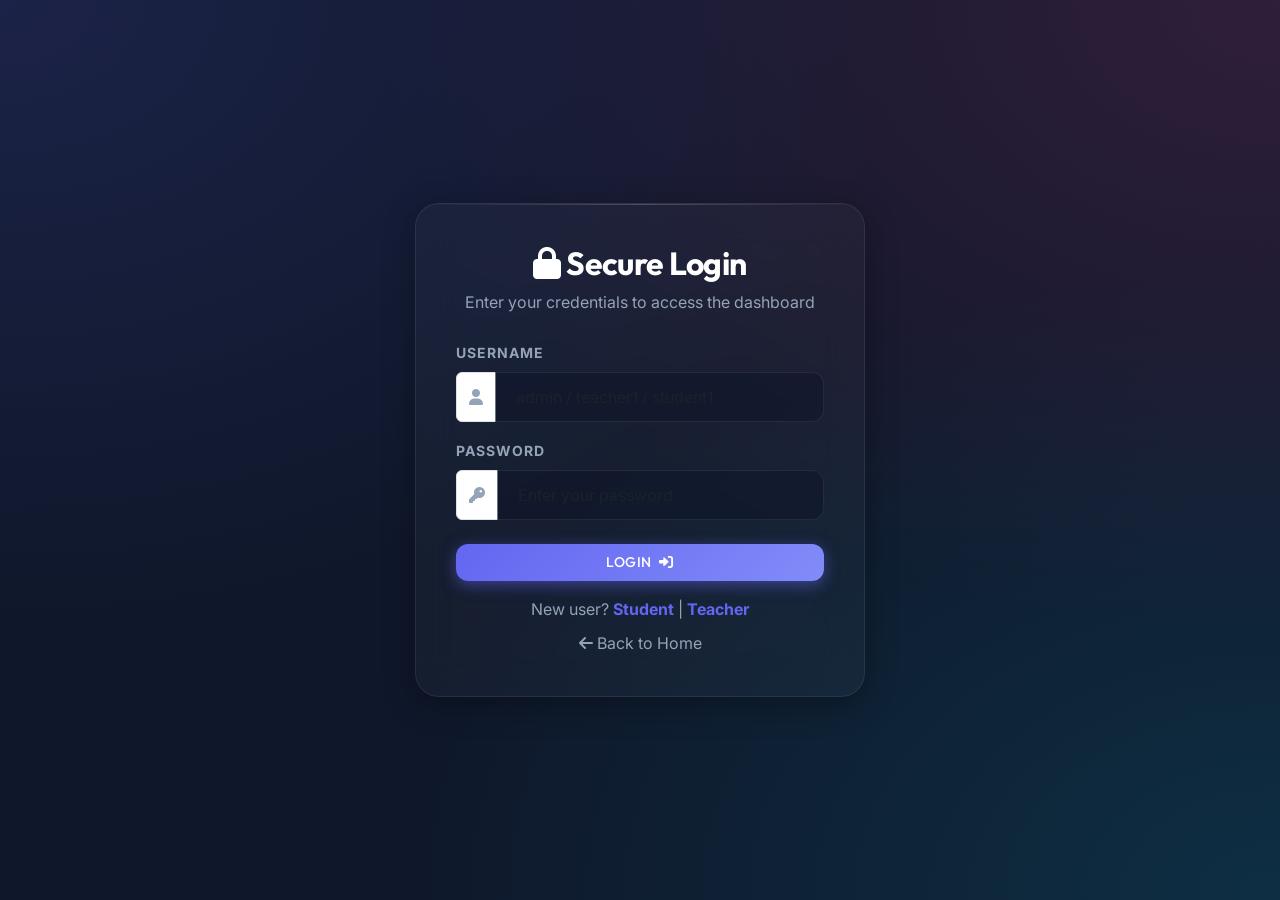
<file: src/main/resources/static/login.html>
<!DOCTYPE html>
<html lang="en">
<head>
    <meta charset="UTF-8">
    <meta name="viewport" content="width=device-width, initial-scale=1.0">
    <title>Login - EduTrack</title>
    <!-- Google Fonts -->
    <link href="https://fonts.googleapis.com/css2?family=Inter:wght@300;400;600;700&display=swap" rel="stylesheet">
    <!-- Bootstrap CSS -->
    <link href="https://cdn.jsdelivr.net/npm/bootstrap@5.3.0/dist/css/bootstrap.min.css" rel="stylesheet">
    <!-- Custom CSS -->
    <link rel="stylesheet" href="css/style.css">
    <link rel="stylesheet" href="https://cdnjs.cloudflare.com/ajax/libs/font-awesome/6.0.0/css/all.min.css">
</head>
<body>

    <div class="container d-flex justify-content-center align-items-center min-vh-100 fade-in">
        <div class="glass-panel" style="width: 100%; max-width: 450px;">
            <div class="text-center mb-4">
                <h2 class="text-gradient fw-bold"><i class="fas fa-lock"></i> Secure Login</h2>
                <p class="text-muted">Enter your credentials to access the dashboard</p>
            </div>
            
            <form id="loginForm">
                <div class="mb-3">
                    <label class="form-label fw-bold">Username</label>
                    <div class="input-group">
                        <span class="input-group-text bg-white"><i class="fas fa-user text-muted"></i></span>
                        <input type="text" id="username" class="form-control" placeholder="admin / teacher1 / student1" required>
                    </div>
                </div>
                <div class="mb-4">
                    <label class="form-label fw-bold">Password</label>
                    <div class="input-group">
                        <span class="input-group-text bg-white"><i class="fas fa-key text-muted"></i></span>
                        <input type="password" id="password" class="form-control" placeholder="Enter your password" required>
                    </div>
                </div>
                
                <div id="errorMsg" class="alert alert-danger d-none" role="alert"></div>
                
                <button type="submit" class="btn btn-custom w-100 py-2" id="loginBtn">
                    Login <i class="fas fa-sign-in-alt ms-1"></i>
                </button>
            </form>
            <div class="text-center mt-3">
                <p class="text-muted mb-2">New user? 
                    <a href="register.html" class="fw-bold text-primary text-decoration-none">Student</a> |
                    <a href="teacher-register.html" class="fw-bold text-primary text-decoration-none">Teacher</a>
                </p>
                <a href="index.html" class="text-decoration-none text-muted"><i class="fas fa-arrow-left"></i> Back to Home</a>
            </div>
        </div>
    </div>

    <!-- Bootstrap JS -->
    <script src="https://cdn.jsdelivr.net/npm/bootstrap@5.3.0/dist/js/bootstrap.bundle.min.js"></script>
    <script src="js/app.js"></script>
    <script>
        document.getElementById('loginForm').addEventListener('submit', async function(e) {
            e.preventDefault();
            const btn = document.getElementById('loginBtn');
            const errorMsg = document.getElementById('errorMsg');
            btn.innerHTML = '<span class="spinner-border spinner-border-sm"></span> Processing...';
            btn.disabled = true;
            errorMsg.classList.add('d-none');

            const payload = {
                username: document.getElementById('username').value,
                password: document.getElementById('password').value
            };

            try {
                const response = await fetch(`${API_BASE_URL}/auth/login`, {
                    method: 'POST',
                    headers: { 'Content-Type': 'application/json' },
                    body: JSON.stringify(payload)
                });
                
                const data = await response.json();
                
                if (response.ok && data.success) {
                    localStorage.setItem('user', JSON.stringify(data));
                    // Redirect based on role
                    if(data.role === 'ADMIN') window.location.href = 'admin-dashboard.html';
                    else if(data.role === 'TEACHER') window.location.href = 'teacher-dashboard.html';
                    else if(data.role === 'STUDENT') window.location.href = 'student-dashboard.html';
                } else {
                    errorMsg.innerText = data.message || 'Login failed';
                    errorMsg.classList.remove('d-none');
                }
            } catch (err) {
                errorMsg.innerText = 'Server error. Ensure Spring Boot is running.';
                errorMsg.classList.remove('d-none');
            } finally {
                btn.innerHTML = 'Login <i class="fas fa-sign-in-alt ms-1"></i>';
                btn.disabled = false;
            }
        });
    </script>
</body>
</html>
</file>
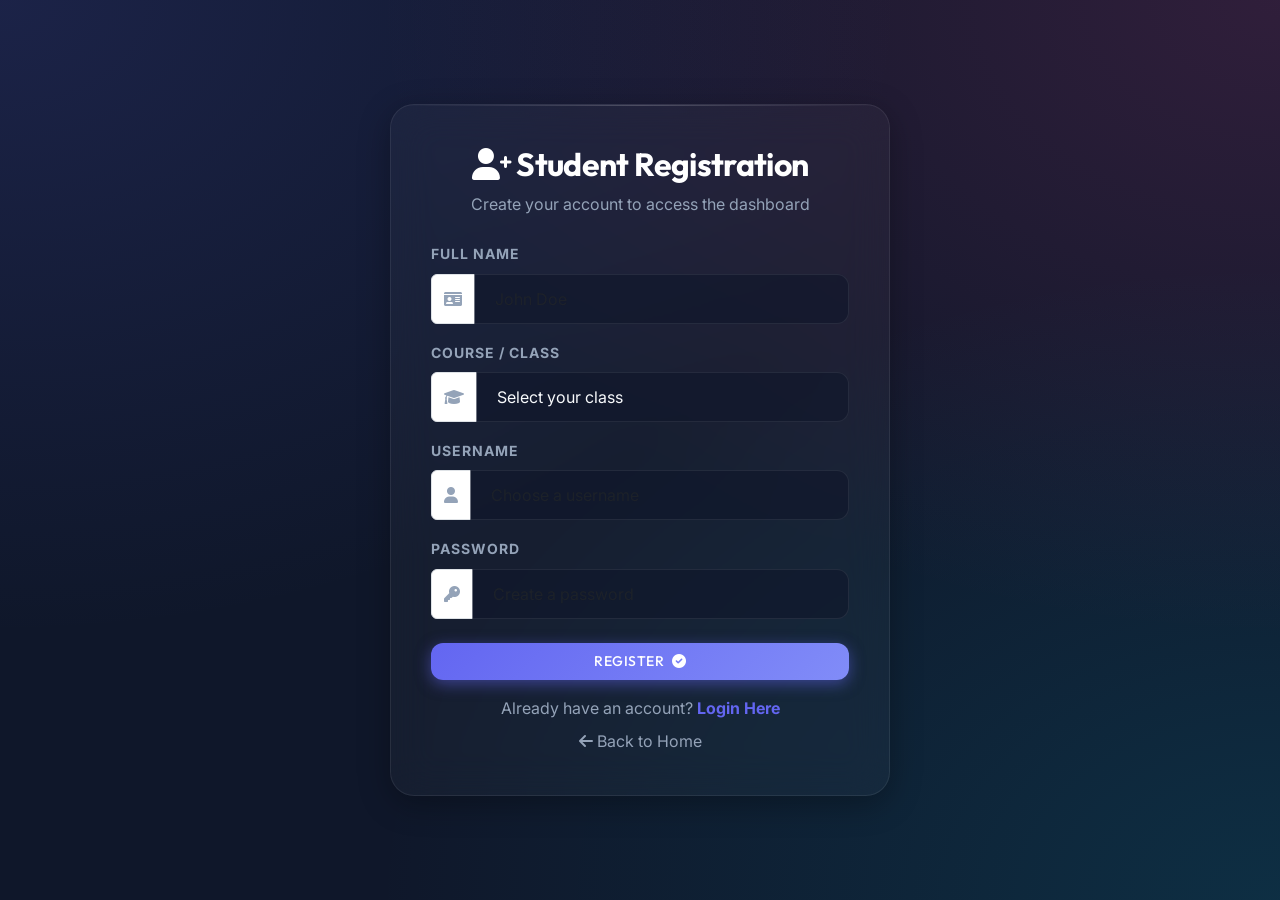
<file: src/main/resources/static/register.html>
<!DOCTYPE html>
<html lang="en">
<head>
    <meta charset="UTF-8">
    <meta name="viewport" content="width=device-width, initial-scale=1.0">
    <title>Student Registration - EduTrack</title>
    <!-- Google Fonts -->
    <link href="https://fonts.googleapis.com/css2?family=Inter:wght@300;400;600;700&display=swap" rel="stylesheet">
    <!-- Bootstrap CSS -->
    <link href="https://cdn.jsdelivr.net/npm/bootstrap@5.3.0/dist/css/bootstrap.min.css" rel="stylesheet">
    <!-- Custom CSS -->
    <link rel="stylesheet" href="css/style.css">
    <link rel="stylesheet" href="https://cdnjs.cloudflare.com/ajax/libs/font-awesome/6.0.0/css/all.min.css">
</head>
<body>

    <div class="container d-flex justify-content-center align-items-center min-vh-100 fade-in">
        <div class="glass-panel" style="width: 100%; max-width: 500px;">
            <div class="text-center mb-4">
                <h2 class="text-gradient fw-bold"><i class="fas fa-user-plus"></i> Student Registration</h2>
                <p class="text-muted">Create your account to access the dashboard</p>
            </div>
            
            <form id="registerForm">
                <div class="mb-3">
                    <label class="form-label fw-bold">Full Name</label>
                    <div class="input-group">
                        <span class="input-group-text bg-white"><i class="fas fa-id-card text-muted"></i></span>
                        <input type="text" id="name" class="form-control" placeholder="John Doe" required>
                    </div>
                </div>
                
                <div class="mb-3">
                    <label class="form-label fw-bold">Course / Class</label>
                    <div class="input-group">
                        <span class="input-group-text bg-white"><i class="fas fa-graduation-cap text-muted"></i></span>
                        <select id="courseClass" class="form-select" required>
                            <option value="" disabled selected>Select your class</option>
                            <option value="MCA-1">MCA 1st Year (MCA-1)</option>
                            <option value="MCA-2">MCA 2nd Year (MCA-2)</option>
                            <option value="BCA-1">BCA 1st Year (BCA-1)</option>
                            <option value="BCA-2">BCA 2nd Year (BCA-2)</option>
                            <option value="BCA-3">BCA 3rd Year (BCA-3)</option>
                        </select>
                    </div>
                </div>

                <div class="mb-3">
                    <label class="form-label fw-bold">Username</label>
                    <div class="input-group">
                        <span class="input-group-text bg-white"><i class="fas fa-user text-muted"></i></span>
                        <input type="text" id="username" class="form-control" placeholder="Choose a username" required>
                    </div>
                </div>

                <div class="mb-4">
                    <label class="form-label fw-bold">Password</label>
                    <div class="input-group">
                        <span class="input-group-text bg-white"><i class="fas fa-key text-muted"></i></span>
                        <input type="password" id="password" class="form-control" placeholder="Create a password" required>
                    </div>
                </div>
                
                <div id="errorMsg" class="alert alert-danger d-none" role="alert"></div>
                <div id="successMsg" class="alert alert-success d-none" role="alert"></div>
                
                <button type="submit" class="btn btn-custom w-100 py-2" id="registerBtn">
                    Register <i class="fas fa-check-circle ms-1"></i>
                </button>
            </form>
            <div class="text-center mt-3">
                <p class="text-muted mb-2">Already have an account? <a href="login.html" class="fw-bold text-primary text-decoration-none">Login Here</a></p>
                <a href="index.html" class="text-decoration-none text-muted"><i class="fas fa-arrow-left"></i> Back to Home</a>
            </div>
        </div>
    </div>

    <!-- Bootstrap JS -->
    <script src="https://cdn.jsdelivr.net/npm/bootstrap@5.3.0/dist/js/bootstrap.bundle.min.js"></script>
    <script src="js/app.js"></script>
    <script>
        document.getElementById('registerForm').addEventListener('submit', async function(e) {
            e.preventDefault();
            const btn = document.getElementById('registerBtn');
            const errorMsg = document.getElementById('errorMsg');
            const successMsg = document.getElementById('successMsg');
            
            btn.innerHTML = '<span class="spinner-border spinner-border-sm"></span> Processing...';
            btn.disabled = true;
            errorMsg.classList.add('d-none');
            successMsg.classList.add('d-none');

            const payload = {
                name: document.getElementById('name').value,
                courseClass: document.getElementById('courseClass').value,
                username: document.getElementById('username').value,
                password: document.getElementById('password').value
            };

            try {
                const response = await fetch(`${API_BASE_URL}/auth/register`, {
                    method: 'POST',
                    headers: { 'Content-Type': 'application/json' },
                    body: JSON.stringify(payload)
                });
                
                const data = await response.json();
                
                if (response.ok && data.success) {
                    successMsg.innerText = 'Registration successful! Redirecting to login...';
                    successMsg.classList.remove('d-none');
                    setTimeout(() => {
                        window.location.href = 'login.html';
                    }, 2000);
                } else {
                    errorMsg.innerText = data.message || 'Registration failed';
                    errorMsg.classList.remove('d-none');
                    btn.innerHTML = 'Register <i class="fas fa-check-circle ms-1"></i>';
                    btn.disabled = false;
                }
            } catch (err) {
                errorMsg.innerText = 'Server error. Ensure Spring Boot is running.';
                errorMsg.classList.remove('d-none');
                btn.innerHTML = 'Register <i class="fas fa-check-circle ms-1"></i>';
                btn.disabled = false;
            }
        });
    </script>
</body>
</html>
</file>
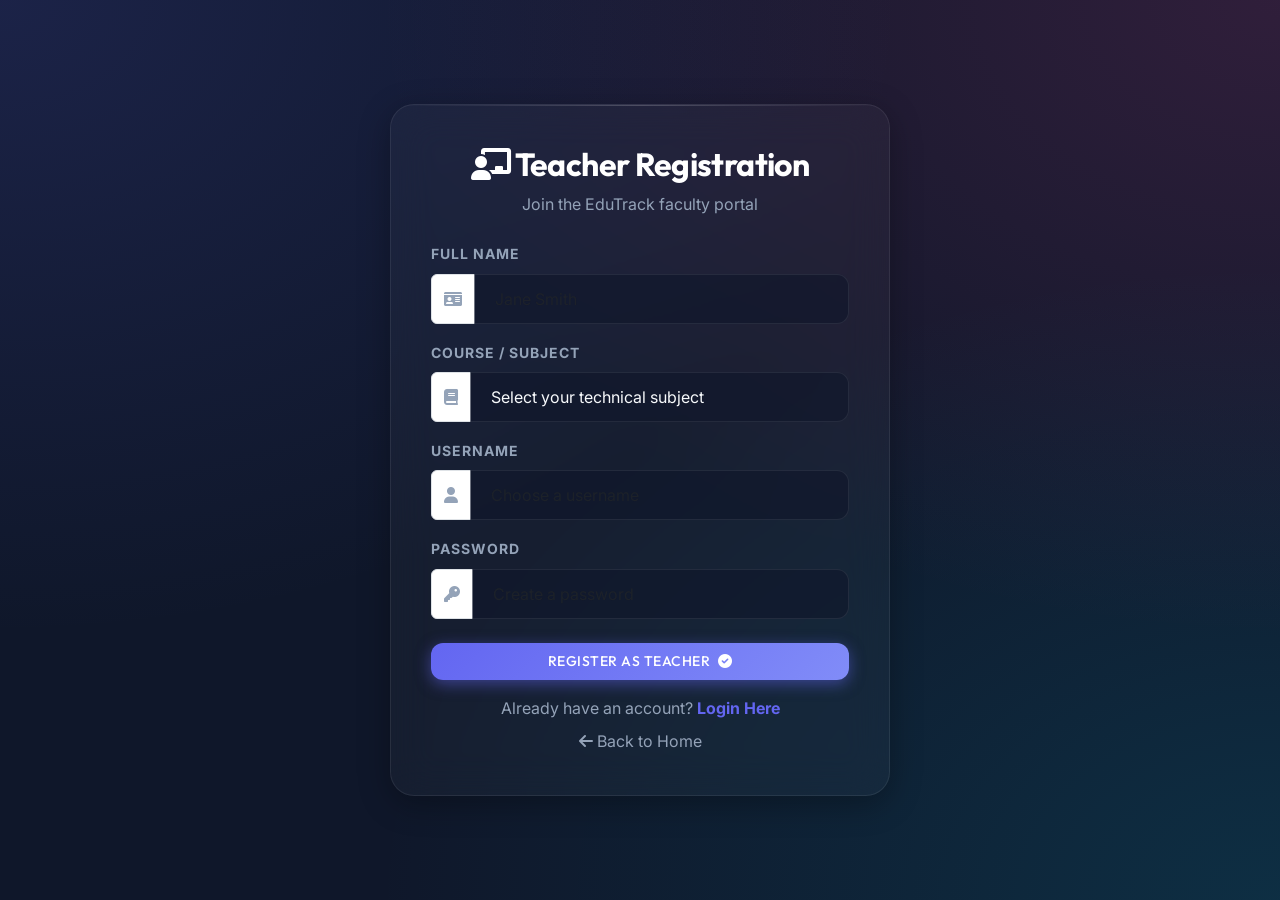
<file: src/main/resources/static/teacher-register.html>
<!DOCTYPE html>
<html lang="en">
<head>
    <meta charset="UTF-8">
    <meta name="viewport" content="width=device-width, initial-scale=1.0">
    <title>Teacher Registration - EduTrack</title>
    <!-- Google Fonts -->
    <link href="https://fonts.googleapis.com/css2?family=Inter:wght@300;400;600;700&display=swap" rel="stylesheet">
    <!-- Bootstrap CSS -->
    <link href="https://cdn.jsdelivr.net/npm/bootstrap@5.3.0/dist/css/bootstrap.min.css" rel="stylesheet">
    <!-- Custom CSS -->
    <link rel="stylesheet" href="css/style.css">
    <link rel="stylesheet" href="https://cdnjs.cloudflare.com/ajax/libs/font-awesome/6.0.0/css/all.min.css">
</head>
<body>

    <div class="container d-flex justify-content-center align-items-center min-vh-100 fade-in">
        <div class="glass-panel" style="width: 100%; max-width: 500px;">
            <div class="text-center mb-4">
                <h2 class="text-gradient fw-bold"><i class="fas fa-chalkboard-teacher"></i> Teacher Registration</h2>
                <p class="text-muted">Join the EduTrack faculty portal</p>
            </div>
            
            <form id="registerForm">
                <div class="mb-3">
                    <label class="form-label fw-bold">Full Name</label>
                    <div class="input-group">
                        <span class="input-group-text bg-white"><i class="fas fa-id-card text-muted"></i></span>
                        <input type="text" id="name" class="form-control" placeholder="Jane Smith" required>
                    </div>
                </div>
                
                <div class="mb-3">
                    <label class="form-label fw-bold">Course / Subject</label>
                    <div class="input-group">
                        <span class="input-group-text bg-white"><i class="fas fa-book text-muted"></i></span>
                        <select id="subject" class="form-select" required>
                            <option value="" disabled selected>Select your technical subject</option>
                            <option value="C++">C++</option>
                            <option value="Java">Java</option>
                            <option value="DSA">DSA (Data Structures & Algorithms)</option>
                            <option value="Python">Python</option>
                            <option value="PHP">PHP</option>
                            <option value="HTML">HTML / Web Design</option>
                        </select>
                    </div>
                </div>

                <div class="mb-3">
                    <label class="form-label fw-bold">Username</label>
                    <div class="input-group">
                        <span class="input-group-text bg-white"><i class="fas fa-user text-muted"></i></span>
                        <input type="text" id="username" class="form-control" placeholder="Choose a username" required>
                    </div>
                </div>

                <div class="mb-4">
                    <label class="form-label fw-bold">Password</label>
                    <div class="input-group">
                        <span class="input-group-text bg-white"><i class="fas fa-key text-muted"></i></span>
                        <input type="password" id="password" class="form-control" placeholder="Create a password" required>
                    </div>
                </div>
                
                <div id="errorMsg" class="alert alert-danger d-none" role="alert"></div>
                <div id="successMsg" class="alert alert-success d-none" role="alert"></div>
                
                <button type="submit" class="btn btn-custom w-100 py-2" id="registerBtn">
                    Register as Teacher <i class="fas fa-check-circle ms-1"></i>
                </button>
            </form>
            <div class="text-center mt-3">
                <p class="text-muted mb-2">Already have an account? <a href="login.html" class="fw-bold text-primary text-decoration-none">Login Here</a></p>
                <a href="index.html" class="text-decoration-none text-muted"><i class="fas fa-arrow-left"></i> Back to Home</a>
            </div>
        </div>
    </div>

    <!-- Bootstrap JS -->
    <script src="https://cdn.jsdelivr.net/npm/bootstrap@5.3.0/dist/js/bootstrap.bundle.min.js"></script>
    <script src="js/app.js"></script>
    <script>
        document.getElementById('registerForm').addEventListener('submit', async function(e) {
            e.preventDefault();
            const btn = document.getElementById('registerBtn');
            const errorMsg = document.getElementById('errorMsg');
            const successMsg = document.getElementById('successMsg');
            
            btn.innerHTML = '<span class="spinner-border spinner-border-sm"></span> Processing...';
            btn.disabled = true;
            errorMsg.classList.add('d-none');
            successMsg.classList.add('d-none');

            const payload = {
                name: document.getElementById('name').value,
                subject: document.getElementById('subject').value,
                username: document.getElementById('username').value,
                password: document.getElementById('password').value
            };

            try {
                const response = await fetch(`${API_BASE_URL}/auth/register/teacher`, {
                    method: 'POST',
                    headers: { 'Content-Type': 'application/json' },
                    body: JSON.stringify(payload)
                });
                
                const data = await response.json();
                
                if (response.ok && data.success) {
                    successMsg.innerText = 'Registration successful! Redirecting to login...';
                    successMsg.classList.remove('d-none');
                    setTimeout(() => {
                        window.location.href = 'login.html';
                    }, 2000);
                } else {
                    errorMsg.innerText = data.message || 'Registration failed';
                    errorMsg.classList.remove('d-none');
                    btn.innerHTML = 'Register as Teacher <i class="fas fa-check-circle ms-1"></i>';
                    btn.disabled = false;
                }
            } catch (err) {
                errorMsg.innerText = 'Server error. Ensure Spring Boot is running.';
                errorMsg.classList.remove('d-none');
                btn.innerHTML = 'Register as Teacher <i class="fas fa-check-circle ms-1"></i>';
                btn.disabled = false;
            }
        });
    </script>
</body>
</html>
</file>
<file: src/main/resources/static/css/style.css>
/* ==========================================================================
   Premium Enterprise Design System - EduTrack
   ========================================================================== */

@import url('https://fonts.googleapis.com/css2?family=Outfit:wght@300;400;500;600;700&family=Inter:wght@400;500;600&display=swap');

:root {
    /* Brand Colors */
    --primary: #6366f1;
    --primary-glow: rgba(99, 102, 241, 0.5);
    --secondary: #ec4899;
    --accent: #06b6d4;
    
    /* Dark Theme Surface Colors */
    --bg-base: #0f172a;
    --bg-surface: rgba(30, 41, 59, 0.7);
    --bg-surface-hover: rgba(30, 41, 59, 0.9);
    
    /* Glassmorphism */
    --glass-bg: rgba(255, 255, 255, 0.03);
    --glass-border: rgba(255, 255, 255, 0.08);
    --glass-blur: blur(20px);
    --glass-shadow: 0 8px 32px 0 rgba(0, 0, 0, 0.3);
    
    /* Status Colors */
    --success: #10b981;
    --success-bg: rgba(16, 185, 129, 0.15);
    --danger: #ef4444;
    --danger-bg: rgba(239, 68, 68, 0.15);
    --warning: #f59e0b;
    --warning-bg: rgba(245, 158, 11, 0.15);
    
    /* Text Colors */
    --text-main: #f8fafc;
    --text-muted: #94a3b8;
}

/* ==========================================================================
   Base Styles
   ========================================================================== */
body {
    font-family: 'Inter', sans-serif;
    background-color: var(--bg-base);
    background-image: 
        radial-gradient(at 0% 0%, rgba(99, 102, 241, 0.15) 0px, transparent 50%),
        radial-gradient(at 100% 0%, rgba(236, 72, 153, 0.15) 0px, transparent 50%),
        radial-gradient(at 100% 100%, rgba(6, 182, 212, 0.15) 0px, transparent 50%);
    background-attachment: fixed;
    color: var(--text-main);
    min-height: 100vh;
    overflow-x: hidden;
    line-height: 1.6;
}

h1, h2, h3, h4, h5, h6 {
    font-family: 'Outfit', sans-serif;
    font-weight: 600;
    letter-spacing: -0.02em;
    color: #ffffff;
}

/* ==========================================================================
   Layout & Glassmorphism Panels
   ========================================================================== */
.glass-nav {
    background: rgba(15, 23, 42, 0.75);
    backdrop-filter: var(--glass-blur);
    -webkit-backdrop-filter: var(--glass-blur);
    border-bottom: 1px solid var(--glass-border);
    padding: 1rem 0;
}

.navbar-brand {
    font-family: 'Outfit', sans-serif;
    font-size: 1.5rem;
    background: linear-gradient(135deg, #a5b4fc, #fbcfe8);
    -webkit-background-clip: text;
    -webkit-text-fill-color: transparent;
    font-weight: 700;
}

.glass-panel {
    background: var(--glass-bg);
    backdrop-filter: var(--glass-blur);
    -webkit-backdrop-filter: var(--glass-blur);
    border: 1px solid var(--glass-border);
    border-radius: 24px;
    box-shadow: var(--glass-shadow);
    padding: 2.5rem;
    position: relative;
    overflow: hidden;
}

.glass-panel::before {
    content: '';
    position: absolute;
    top: 0; left: 0; right: 0;
    height: 1px;
    background: linear-gradient(90deg, transparent, rgba(255,255,255,0.2), transparent);
}

.dashboard-card {
    padding: 2rem;
    transition: all 0.4s cubic-bezier(0.4, 0, 0.2, 1);
    border: 1px solid var(--glass-border);
}

.dashboard-card:hover {
    transform: translateY(-8px) scale(1.02);
    background: rgba(255, 255, 255, 0.05);
    border-color: rgba(255, 255, 255, 0.15);
    box-shadow: 0 20px 40px rgba(0, 0, 0, 0.4), 0 0 20px var(--primary-glow);
}

/* ==========================================================================
   Typography Utilities
   ========================================================================== */
.text-primary {
    color: var(--primary) !important;
}

.text-success { color: var(--success) !important; }
.text-danger { color: var(--danger) !important; }
.text-warning { color: var(--warning) !important; }
.text-muted { color: var(--text-muted) !important; }

/* ==========================================================================
   Buttons
   ========================================================================== */
.btn {
    font-family: 'Outfit', sans-serif;
    font-weight: 500;
    letter-spacing: 0.5px;
    padding: 0.75rem 1.5rem;
    border-radius: 12px;
    transition: all 0.3s ease;
    text-transform: uppercase;
    font-size: 0.875rem;
}

.btn-custom {
    background: linear-gradient(135deg, var(--primary), #818cf8);
    color: white;
    border: none;
    box-shadow: 0 4px 15px var(--primary-glow);
}

.btn-custom:hover {
    background: linear-gradient(135deg, #4f46e5, #6366f1);
    transform: translateY(-2px);
    box-shadow: 0 8px 25px var(--primary-glow);
    color: white;
}

.btn-outline-primary {
    color: #a5b4fc;
    border: 2px solid var(--primary);
    background: transparent;
}

.btn-outline-primary:hover {
    background: var(--primary);
    color: white;
    box-shadow: 0 0 15px var(--primary-glow);
}

.btn-outline-danger {
    color: #fca5a5;
    border: 2px solid var(--danger);
    background: transparent;
}

.btn-outline-danger:hover {
    background: var(--danger);
    color: white;
    box-shadow: 0 0 15px rgba(239, 68, 68, 0.4);
}

.btn-success {
    background: linear-gradient(135deg, #10b981, #34d399);
    border: none;
    box-shadow: 0 4px 15px rgba(16, 185, 129, 0.4);
}

.btn-success:hover {
    transform: translateY(-2px);
    box-shadow: 0 8px 25px rgba(16, 185, 129, 0.6);
}

.btn-danger {
    background: linear-gradient(135deg, #ef4444, #f87171);
    border: none;
    box-shadow: 0 4px 15px rgba(239, 68, 68, 0.4);
}

.btn-danger:hover {
    transform: translateY(-2px);
    box-shadow: 0 8px 25px rgba(239, 68, 68, 0.6);
}

/* ==========================================================================
   Forms & Inputs
   ========================================================================== */
.form-label {
    color: var(--text-muted);
    font-size: 0.875rem;
    text-transform: uppercase;
    letter-spacing: 1px;
    margin-bottom: 0.5rem;
}

.form-control, .form-select {
    background: rgba(15, 23, 42, 0.6);
    border: 1px solid var(--glass-border);
    color: var(--text-main);
    border-radius: 12px;
    padding: 0.75rem 1.25rem;
    font-size: 1rem;
    transition: all 0.3s ease;
}

.form-control:focus, .form-select:focus {
    background: rgba(15, 23, 42, 0.8);
    border-color: var(--primary);
    color: white;
    box-shadow: 0 0 0 4px rgba(99, 102, 241, 0.2);
}

.form-select option {
    background: var(--bg-base);
    color: white;
}

/* Fix Date Input Icon for dark mode */
::-webkit-calendar-picker-indicator {
    filter: invert(1);
    opacity: 0.6;
    cursor: pointer;
}

/* ==========================================================================
   Tables
   ========================================================================== */
.table-responsive {
    border-radius: 16px;
    overflow: hidden;
    border: 1px solid var(--glass-border);
}

.table-custom {
    margin-bottom: 0;
    color: var(--text-main);
}

.table-custom th {
    background: rgba(255, 255, 255, 0.05);
    color: var(--text-muted);
    font-weight: 600;
    text-transform: uppercase;
    font-size: 0.75rem;
    letter-spacing: 1px;
    border-bottom: 1px solid var(--glass-border);
    padding: 1rem 1.5rem;
}

.table-custom td {
    background: transparent;
    border-bottom: 1px solid rgba(255, 255, 255, 0.05);
    padding: 1.25rem 1.5rem;
    vertical-align: middle;
    color: #e2e8f0;
}

.table-custom tbody tr {
    transition: background-color 0.2s ease;
}

.table-custom tbody tr:hover {
    background: rgba(255, 255, 255, 0.03);
}

/* ==========================================================================
   Badges
   ========================================================================== */
.badge {
    padding: 0.5em 1em;
    font-weight: 600;
    letter-spacing: 0.5px;
    border-radius: 8px;
    font-size: 0.75rem;
    backdrop-filter: blur(4px);
}

.badge-present, .badge-success {
    background: var(--success-bg);
    color: #34d399;
    border: 1px solid rgba(16, 185, 129, 0.3);
}

.badge-absent, .badge-danger {
    background: var(--danger-bg);
    color: #f87171;
    border: 1px solid rgba(239, 68, 68, 0.3);
}

.badge-late, .badge-warning {
    background: var(--warning-bg);
    color: #fbbf24;
    border: 1px solid rgba(245, 158, 11, 0.3);
}

/* ==========================================================================
   Modals
   ========================================================================== */
.modal-content {
    background: #0f172a !important; /* Force dark background for modals */
    border: 1px solid var(--glass-border);
    box-shadow: 0 25px 50px -12px rgba(0, 0, 0, 0.5);
    border-radius: 24px;
}

.modal-header {
    border-bottom: 1px solid rgba(255, 255, 255, 0.05);
}

.modal-title {
    color: #f8fafc;
}

.btn-close {
    filter: invert(1) grayscale(100%) brightness(200%);
    opacity: 0.5;
}

.btn-close:hover {
    opacity: 1;
}

/* Video Containers */
#videoWrapper, #videoContainer {
    box-shadow: inset 0 0 0 1px rgba(255, 255, 255, 0.1);
}

/* ==========================================================================
   Animations
   ========================================================================== */
.fade-in {
    animation: fadeInUp 0.6s cubic-bezier(0.16, 1, 0.3, 1) forwards;
    opacity: 0;
}

@keyframes fadeInUp {
    from {
        opacity: 0;
        transform: translateY(20px);
    }
    to {
        opacity: 1;
        transform: translateY(0);
    }
}

/* Custom Scrollbar */
::-webkit-scrollbar {
    width: 8px;
    height: 8px;
}

::-webkit-scrollbar-track {
    background: rgba(15, 23, 42, 0.5);
}

::-webkit-scrollbar-thumb {
    background: rgba(255, 255, 255, 0.2);
    border-radius: 4px;
}

::-webkit-scrollbar-thumb:hover {
    background: rgba(255, 255, 255, 0.3);
}
</file>
